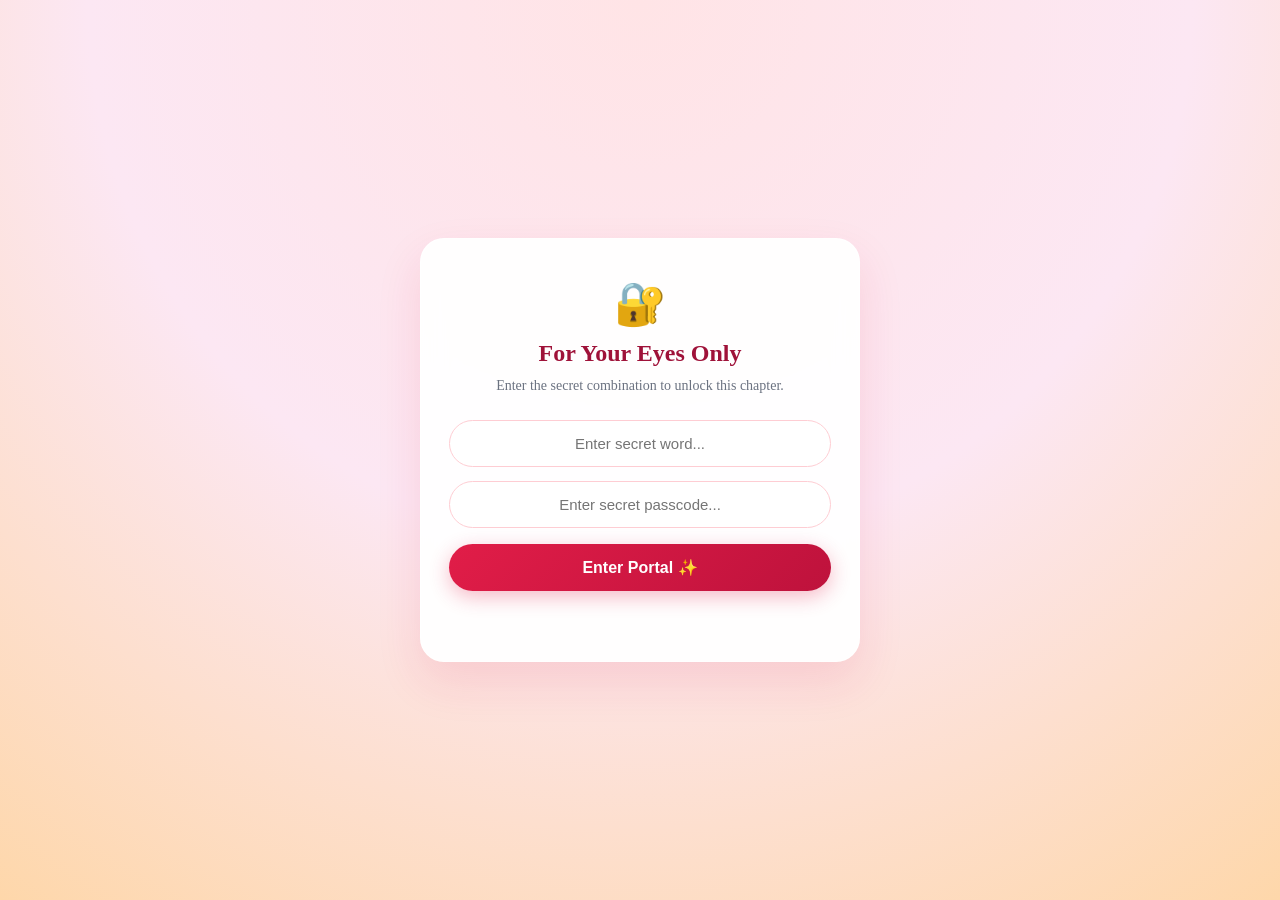
<file: index.html>
<!DOCTYPE html>
<html lang="en">
<head>
  <meta charset="UTF-8" />
  <meta name="viewport" content="width=device-width, initial-scale=1.0" />
  <title>For Your Eyes Only ✨</title>
  <link rel="stylesheet" href="css/style.css" />
  <link rel="stylesheet" href="css/responsive.css" />
</head>
<body>

  <main class="portal-card" id="portal-card">
    <div class="card-icon">🔐</div>
    <h1>For Your Eyes Only</h1>
    <p class="subtitle">Enter the secret combination to unlock this chapter.</p>

    <form id="gateway-form" autocomplete="off">
      <div class="form-group">
        <input
          type="password"
          id="portal-password"
          class="input-field"
          placeholder="Enter secret word..."
          required
        />
        <input
          type="password"
          id="portal-passcode"
          class="input-field"
          placeholder="Enter secret passcode..."
          required
        />
      </div>

      <button type="submit" class="btn-submit">Enter Portal ✨</button>
      <div class="status-message" id="status-msg"></div>
    </form>
  </main>

  <script src="js/auth.js"></script>
</body>
</html>
</file>
<file: css/style.css>
:root {
  --primary-rose: #e11d48;
  --deep-rose: #be123c;
  --dark-rose: #9f1239;
  --border-pink: #fecdd3;
  --text-dark: #374151;
  --text-muted: #6b7280;
  --card-bg: rgba(255, 255, 255, 0.94);
}

* {
  box-sizing: border-box;
  margin: 0;
  padding: 0;
}

body {
  background: radial-gradient(circle at top, #ffe4e6, #fce7f3, #fed7aa);
  min-height: 100vh;
  display: flex;
  align-items: center;
  justify-content: center;
  font-family:
    -apple-system, BlinkMacSystemFont, "Segoe UI", Roboto, Georgia, serif;
  color: var(--text-dark);
  padding: 20px;
}

.portal-card {
  background: var(--card-bg);
  backdrop-filter: blur(12px);
  -webkit-backdrop-filter: blur(12px);
  max-width: 440px;
  width: 100%;
  border-radius: 24px;
  padding: 40px 28px;
  box-shadow: 0 20px 45px rgba(225, 29, 72, 0.12);
  text-align: center;
  border: 1px solid rgba(255, 255, 255, 0.85);
  transition:
    transform 0.2s ease,
    box-shadow 0.2s ease;
}

.card-icon {
  font-size: 42px;
  margin-bottom: 12px;
}

h1 {
  color: var(--dark-rose);
  font-size: 24px;
  font-weight: 700;
  margin-bottom: 8px;
}

.subtitle {
  color: var(--text-muted);
  font-size: 14px;
  line-height: 1.5;
  margin-bottom: 24px;
}

.form-group {
  display: flex;
  flex-direction: column;
  gap: 14px;
  margin-bottom: 16px;
}

.input-field {
  width: 100%;
  padding: 14px 18px;
  border-radius: 9999px;
  border: 1.5px solid var(--border-pink);
  outline: none;
  font-size: 15px;
  text-align: center;
  background: #ffffff;
  color: var(--text-dark);
  transition: all 0.2s ease;
}

.input-field:focus {
  border-color: var(--primary-rose);
  box-shadow: 0 0 0 3px rgba(225, 29, 72, 0.15);
}

.btn-submit {
  width: 100%;
  background: linear-gradient(135deg, var(--primary-rose), var(--deep-rose));
  color: #ffffff;
  padding: 14px 20px;
  border-radius: 9999px;
  border: none;
  font-weight: 600;
  font-size: 16px;
  cursor: pointer;
  box-shadow: 0 6px 20px rgba(225, 29, 72, 0.3);
  transition:
    transform 0.15s ease,
    opacity 0.2s ease;
}

.btn-submit:active {
  transform: scale(0.97);
}

.status-message {
  min-height: 20px;
  font-size: 13px;
  font-weight: 600;
  color: var(--primary-rose);
  margin-top: 10px;
}

/* Shake Animation for incorrect attempts */
.shake {
  animation: shake 0.3s ease-in-out;
}

@keyframes shake {
  0%,
  100% {
    transform: translateX(0);
  }
  25% {
    transform: translateX(-8px);
  }
  75% {
    transform: translateX(8px);
  }
}
/* --- STORY & CHAPTER PAGES --- */
.story-container {
  max-width: 680px;
  width: 100%;
  margin: 40px auto;
  display: flex;
  flex-direction: column;
  gap: 32px;
}

.story-card {
  background: var(--card-bg);
  backdrop-filter: blur(14px);
  -webkit-backdrop-filter: blur(14px);
  border-radius: 28px;
  padding: 40px 32px;
  box-shadow: 0 20px 45px rgba(225, 29, 72, 0.1);
  border: 1px solid rgba(255, 255, 255, 0.85);
  text-align: center;
}

.chapter-badge {
  display: inline-block;
  font-size: 12px;
  text-transform: uppercase;
  letter-spacing: 2px;
  font-weight: 700;
  color: var(--primary-rose);
  background: rgba(225, 29, 72, 0.08);
  padding: 6px 16px;
  border-radius: 9999px;
  margin-bottom: 16px;
}

.poem-box {
  margin: 20px auto;
  font-family: Georgia, "Times New Roman", serif;
  font-style: italic;
  font-size: 17px;
  line-height: 1.9;
  color: #4a282f;
  white-space: pre-line;
  position: relative;
  padding: 0 20px;
}

.poem-box::before,
.poem-box::after {
  content: "❦";
  display: block;
  font-size: 14px;
  color: var(--primary-rose);
  margin: 10px 0;
  opacity: 0.6;
}

.media-frame {
  margin: 28px auto;
  width: 100%;
  max-width: 440px;
  border-radius: 20px;
  overflow: hidden;
  box-shadow: 0 16px 36px rgba(159, 18, 57, 0.15);
  border: 4px solid #ffffff;
  background: #fff;
  transition: transform 0.3s ease;
}

.media-frame:hover {
  transform: translateY(-4px);
}

.media-frame img {
  width: 100%;
  height: auto;
  display: block;
  object-fit: cover;
}

.frame-caption {
  font-size: 13px;
  color: var(--text-muted);
  padding: 10px;
  background: #fff;
  font-style: normal;
}

/* Floating Audio Player */
.audio-widget {
  position: fixed;
  bottom: 24px;
  right: 24px;
  background: rgba(255, 255, 255, 0.95);
  border: 1px solid rgba(225, 29, 72, 0.2);
  backdrop-filter: blur(10px);
  padding: 10px 18px;
  border-radius: 9999px;
  display: flex;
  align-items: center;
  gap: 10px;
  box-shadow: 0 10px 30px rgba(0, 0, 0, 0.1);
  cursor: pointer;
  z-index: 1000;
  transition: transform 0.2s ease, box-shadow 0.2s ease;
}

.audio-widget:hover {
  transform: scale(1.03);
  box-shadow: 0 12px 35px rgba(225, 29, 72, 0.2);
}

.audio-icon {
  font-size: 18px;
  display: flex;
  align-items: center;
}

.audio-text {
  font-size: 13px;
  font-weight: 600;
  color: var(--dark-rose);
}

/* Back Link */
.nav-link {
  display: inline-flex;
  align-items: center;
  gap: 6px;
  font-size: 14px;
  color: var(--text-muted);
  text-decoration: none;
  transition: color 0.2s;
  margin-top: 20px;
}

.nav-link:hover {
  color: var(--primary-rose);
}

/* --- GUESS PRIZE & FROSTED UNLOCK --- */
.lock-wrapper {
  position: relative;
  width: 100%;
  max-width: 640px;
  margin: 30px auto;
  border-radius: 28px;
  overflow: hidden;
}

/* Frosted Glass Overlay */
.frost-overlay {
  position: absolute;
  inset: 0;
  background: rgba(255, 241, 242, 0.45);
  backdrop-filter: blur(20px) saturate(180%);
  -webkit-backdrop-filter: blur(20px) saturate(180%);
  display: flex;
  flex-direction: column;
  align-items: center;
  justify-content: center;
  padding: 30px;
  z-index: 20;
  transition: opacity 0.8s ease, visibility 0.8s ease;
  border-radius: 28px;
  border: 1px solid rgba(255, 255, 255, 0.9);
}

.frost-overlay.hidden {
  opacity: 0;
  visibility: hidden;
  pointer-events: none;
}

.lock-box {
  background: rgba(255, 255, 255, 0.9);
  padding: 32px 24px;
  border-radius: 20px;
  text-align: center;
  max-width: 380px;
  width: 100%;
  box-shadow: 0 15px 35px rgba(225, 29, 72, 0.15);
  border: 1px solid rgba(254, 205, 211, 0.6);
}

/* Stanza Formatting */
.poem-container {
  text-align: center;
  margin: 24px 0;
}

.poem-stanza {
  font-family: Georgia, "Times New Roman", serif;
  font-size: 16px;
  line-height: 1.85;
  color: #4a282f;
  margin-bottom: 22px;
  white-space: pre-line;
}

.poem-stanza:last-child {
  margin-bottom: 0;
}

/* Floating Hearts Canvas */
#heart-canvas {
  position: fixed;
  inset: 0;
  pointer-events: none;
  z-index: 999;
}
</file>
<file: css/responsive.css>
@media (max-width: 480px) {
  body {
    padding: 16px;
  }

  .portal-card {
    padding: 30px 20px;
    border-radius: 20px;
  }

  h1 {
    font-size: 22px;
  }

  .input-field, .btn-submit {
    padding: 13px 16px;
    font-size: 15px;
  }
}
</file>
